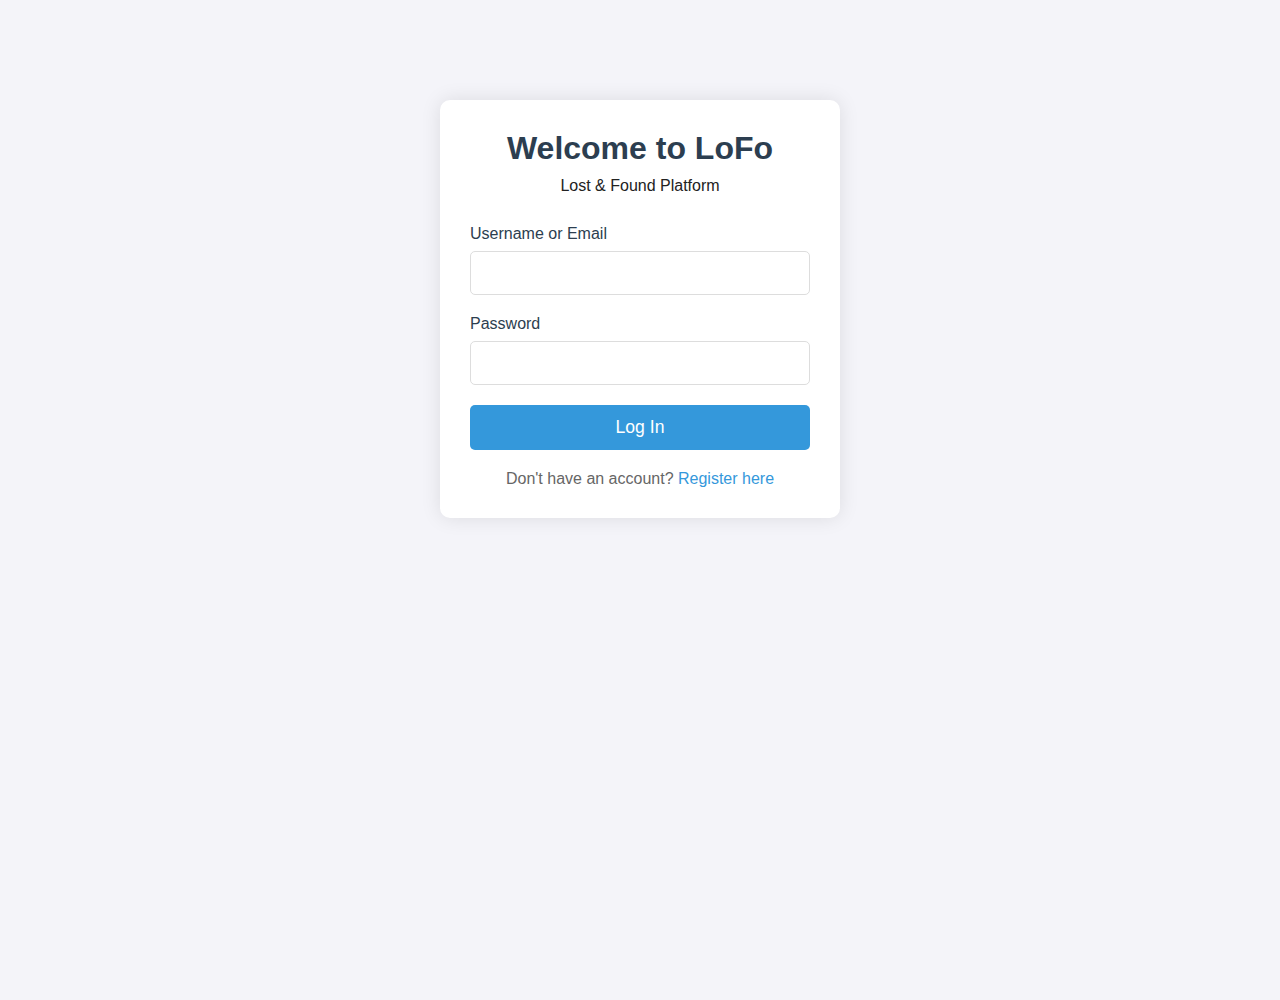
<file: index.html>
<!DOCTYPE html>
<html lang="en">
<head>
    <meta charset="UTF-8">
    <meta name="viewport" content="width=device-width, initial-scale=1.0">
    <title>LoFo - Login</title>
    <link rel="stylesheet" href="css/home.css">
    <link rel="stylesheet" href="https://cdnjs.cloudflare.com/ajax/libs/font-awesome/6.5.2/css/all.min.css"/>
    <style>
        .login-container {
            max-width: 400px;
            margin: 100px auto;
            padding: 30px;
            background: white;
            border-radius: 10px;
            box-shadow: 0 0 20px rgba(0,0,0,0.1);
        }

        .login-header {
            text-align: center;
            margin-bottom: 30px;
        }

        .login-header h1 {
            color: #2c3e50;
            font-size: 2em;
            margin-bottom: 10px;
        }

        .login-form {
            display: flex;
            flex-direction: column;
            gap: 20px;
        }

        .form-group {
            display: flex;
            flex-direction: column;
            gap: 8px;
        }

        .form-group label {
            color: #2c3e50;
            font-weight: 500;
        }

        .form-group input {
            padding: 12px;
            border: 1px solid #ddd;
            border-radius: 5px;
            font-size: 1em;
            transition: border-color 0.3s ease;
        }

        .form-group input:focus {
            border-color: #3498db;
            outline: none;
        }

        .login-btn {
            background: #3498db;
            color: white;
            padding: 12px;
            border: none;
            border-radius: 5px;
            font-size: 1.1em;
            cursor: pointer;
            transition: background 0.3s ease;
        }

        .login-btn:hover {
            background: #2980b9;
        }

        .register-link {
            text-align: center;
            margin-top: 20px;
            color: #666;
        }

        .register-link a {
            color: #3498db;
            text-decoration: none;
        }

        .register-link a:hover {
            text-decoration: underline;
        }

        .error-message {
            background: #ffebee;
            color: #c62828;
            padding: 10px;
            border-radius: 5px;
            margin-bottom: 20px;
            display: none;
        }
    </style>
</head>
<body>
    <div class="login-container">
        <div class="login-header">
            <h1>Welcome to LoFo</h1>
            <p>Lost & Found Platform</p>
        </div>
        <div class="error-message" id="error-message"></div>
        <form class="login-form" id="login-form">
            <div class="form-group">
                <label for="username">Username or Email</label>
                <input type="text" id="username" name="username" required>
            </div>
            <div class="form-group">
                <label for="password">Password</label>
                <input type="password" id="password" name="password" required>
            </div>
            <button type="submit" class="login-btn">Log In</button>
        </form>
        <div class="register-link">
            <p>Don't have an account? <a href="register.html">Register here</a></p>
        </div>
    </div>

    <script>
        document.getElementById('login-form').addEventListener('submit', function(e) {
            e.preventDefault();
            const username = document.getElementById('username').value;
            const password = document.getElementById('password').value;

            // For demonstration, using a simple check
            // In a real application, this should be handled by a server
            if (username === 'demo' && password === 'password') {
                // Store login state
                localStorage.setItem('isLoggedIn', 'true');
                localStorage.setItem('username', username);
                // Redirect to home page
                window.location.href = 'home.html';
            } else {
                const errorMessage = document.getElementById('error-message');
                errorMessage.textContent = 'Invalid username or password';
                errorMessage.style.display = 'block';
            }
        });
    </script>
</body>
</html>
</file>
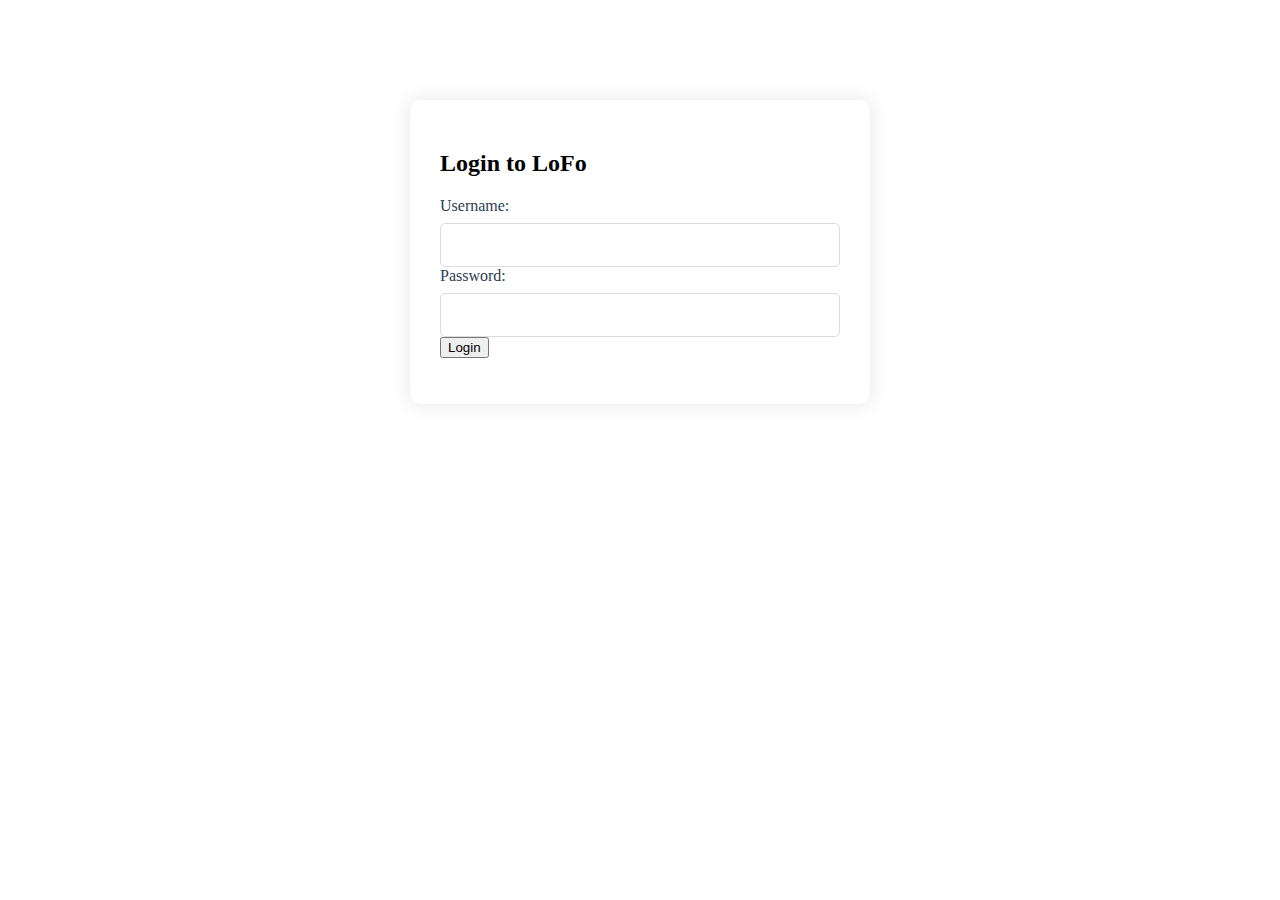
<file: login.html>
<!DOCTYPE html>
<html lang="en">
<head>
    <meta charset="UTF-8" />
    <meta name="viewport" content="width=device-width, initial-scale=1" />
    <title>Login - LoFo</title>
    <link rel="stylesheet" href="css/login.css" />
</head>
<body>
    <section class="login-section">
        <div class="login-container">
            <h2>Login to LoFo</h2>
            <form id="loginForm">
                <div class="form-group">
                    <label for="username">Username:</label>
                    <input type="text" id="username" name="username" required />
                </div>
                <div class="form-group">
                    <label for="password">Password:</label>
                    <input type="password" id="password" name="password" required />
                </div>
                <button type="submit">Login</button>
            </form>
            <p id="errorMsg" style="color: red;"></p>
        </div>
    </section>

    <script>
        const loginForm = document.getElementById('loginForm');
        const errorMsg = document.getElementById('errorMsg');

        loginForm.addEventListener('submit', async (e) => {
            e.preventDefault();
            errorMsg.textContent = '';

            const username = loginForm.username.value.trim();
            const password = loginForm.password.value.trim();

            try {
                const response = await fetch('http://localhost:3000/login', {
                    method: 'POST',
                    headers: { 'Content-Type': 'application/json' },
                    body: JSON.stringify({ username, password }),
                });

                if (!response.ok) {
                    const errorData = await response.json();
                    errorMsg.textContent = errorData.message || 'Login failed';
                    return;
                }

                const user = await response.json();
                // Save user info in localStorage (for demo purposes)
                localStorage.setItem('lofoUser', JSON.stringify(user));

                // Redirect based on role
                if (user.role === 'admin') {
                    window.location.href = 'admin.html';
                } else {
                    window.location.href = 'home.html';
                }
            } catch (error) {
                errorMsg.textContent = 'Error connecting to server';
            }
        });
    </script>
</body>
</html>
</file>
<file: css/login.css>
.login-container {
    max-width: 400px;
    margin: 100px auto;
    padding: 30px;
    background: white;
    border-radius: 10px;
    box-shadow: 0 0 20px rgba(0,0,0,0.1);
}

.login-header {
    text-align: center;
    margin-bottom: 30px;
}

.login-header h1 {
    color: #2c3e50;
    font-size: 2em;
    margin-bottom: 10px;
}

.login-form {
    display: flex;
    flex-direction: column;
    gap: 20px;
}

.form-group {
    display: flex;
    flex-direction: column;
    gap: 8px;
}

.form-group label {
    color: #2c3e50;
    font-weight: 500;
}

.form-group input {
    padding: 12px;
    border: 1px solid #ddd;
    border-radius: 5px;
    font-size: 1em;
    transition: border-color 0.3s ease;
}

.form-group input:focus {
    border-color: #3498db;
    outline: none;
}

.login-btn {
    background: #3498db;
    color: white;
    padding: 12px;
    border: none;
    border-radius: 5px;
    font-size: 1.1em;
    cursor: pointer;
    transition: background 0.3s ease;
}

.login-btn:hover {
    background: #2980b9;
}

.register-link {
    text-align: center;
    margin-top: 20px;
    color: #666;
}

.register-link a {
    color: #3498db;
    text-decoration: none;
}

.register-link a:hover {
    text-decoration: underline;
}

.error-message {
    background: #ffebee;
    color: #c62828;
    padding: 10px;
    border-radius: 5px;
    margin-bottom: 20px;
    display: none;
}
</file>
<file: css/home.css>
/* Reset some default styles */
* {
    margin: 0;
    padding: 0;
    box-sizing: border-box;
}

body {
    font-family: 'Segoe UI', Arial, sans-serif;
    background: #f4f4f9;
    color: #222;
    min-height: 100vh;
}

/* Header Section */
.header {
    background: linear-gradient(rgba(0,0,0,0.5),rgba(0,0,0,0.2)), url('/images/header-bg.jpg') center/cover no-repeat;
    height: 60vh;
    display: flex;
    flex-direction: column;
    justify-content: space-between;
    position: relative;
}

nav {
    display: flex;
    justify-content: flex-end;
    align-items: center;
    padding: 30px 60px 0 60px;
}

.nav-links ul {
    list-style: none;
    display: flex;
    gap: 35px;
}

.nav-links ul li a {
    color: #fff;
    text-decoration: none;
    font-weight: 500;
    font-size: 1.1rem;
    letter-spacing: 1px;
    transition: color 0.2s;
}

.nav-links ul li a:hover {
    color: #b8a1ff;
    text-decoration: underline;
}

.nav-links ul li .logout-btn {
    background: #b8a1ff;
    color: #fff;
    padding: 8px 20px;
    border-radius: 20px;
    transition: all 0.3s ease;
}

.nav-links ul li .logout-btn:hover {
    background: #7c5fe6;
    text-decoration: none;
}

.text-box {
    text-align: center;
    margin-top: 60px;
    color: #fff;
}

.text-box h1 {
    font-size: 2.8rem;
    font-weight: 700;
    margin-bottom: 18px;
    letter-spacing: 2px;
    text-shadow: 0 2px 8px rgba(0,0,0,0.2);
}

.text-box p {
    font-size: 1.2rem;
    margin-bottom: 30px;
    text-shadow: 0 1px 4px rgba(0,0,0,0.15);
}

.hero-btn {
    display: inline-block;
    padding: 12px 32px;
    background: #b8a1ff;
    color: #fff;
    border-radius: 30px;
    font-size: 1.1rem;
    font-weight: 600;
    text-decoration: none;
    box-shadow: 0 2px 8px rgba(0,0,0,0.08);
    transition: background 0.2s, color 0.2s;
}

.hero-btn:hover {
    background: #7c5fe6;
    color: #fff;
}

/* Welcome Message */
.welcome-message {
    color: #fff;
    font-size: 2rem;
    margin-bottom: 30px;
    text-shadow: 0 2px 4px rgba(0,0,0,0.2);
}

/* Search Bar */
.search-container {
    display: flex;
    justify-content: center;
    gap: 10px;
    margin-bottom: 40px;
    max-width: 800px;
    margin-left: auto;
    margin-right: auto;
}

.search-input {
    padding: 12px 20px;
    border: none;
    border-radius: 25px;
    width: 50%;
    font-size: 1rem;
    box-shadow: 0 2px 8px rgba(0,0,0,0.1);
}

.category-select {
    padding: 12px 20px;
    border: none;
    border-radius: 25px;
    background-color: white;
    font-size: 1rem;
    box-shadow: 0 2px 8px rgba(0,0,0,0.1);
}

.search-btn {
    padding: 12px 30px;
    border: none;
    border-radius: 25px;
    background-color: #b8a1ff;
    color: white;
    font-size: 1rem;
    cursor: pointer;
    transition: background-color 0.3s;
    box-shadow: 0 2px 8px rgba(0,0,0,0.1);
}

.search-btn:hover {
    background-color: #7c5fe6;
}

/* Footer Section */
.footer {
    background: #22223b;
    color: #fff;
    padding: 40px 0 0 0;
    margin-top: 60px;
}

.footer .container {
    max-width: 1200px;
    margin: auto;
    padding: 0 30px;
}

.footer .row {
    display: flex;
    flex-wrap: wrap;
    gap: 40px;
    justify-content: space-between;
}

.footer-col {
    flex: 1 1 200px;
    min-width: 180px;
    margin-bottom: 30px;
}

.footer-col h4 {
    font-size: 1.2rem;
    color: #b8a1ff;
    margin-bottom: 18px;
    font-weight: 600;
    letter-spacing: 1px;
}

.footer-col ul {
    list-style: none;
}

.footer-col ul li {
    margin-bottom: 12px;
}

.footer-col ul li a {
    color: #fff;
    text-decoration: none;
    font-size: 1rem;
    transition: color 0.2s;
}

.footer-col ul li a:hover {
    color: #b8a1ff;
    text-decoration: underline;
}

.footer-col .social-links a {
    display: inline-block;
    margin-right: 12px;
    color: #b8a1ff;
    font-size: 1.3rem;
    transition: color 0.2s;
}

.footer-col .social-links a:hover {
    color: #fff;
}

.footer hr {
    border: none;
    border-top: 1px solid #444;
    margin: 30px 0 10px 0;
}

.footer .copyright {
    text-align: center;
    font-size: 1rem;
    color: #b8a1ff;
    padding-bottom: 18px;
}

/* Responsive Design */
@media (max-width: 900px) {
    .footer .row {
        flex-direction: column;
        gap: 0;
    }
    nav {
        padding: 30px 20px 0 20px;
    }
}

@media (max-width: 768px) {
    .search-container {
        flex-direction: column;
        padding: 0 20px;
    }
    
    .search-input,
    .category-select,
    .search-btn {
        width: 100%;
    }
}

@media (max-width: 600px) {
    .header {
        height: 70vh;
    }
    .text-box h1 {
        font-size: 2rem;
    }
    .footer .container {
        padding: 0 10px;
    }
    .footer-col {
        min-width: 140px;
    }
    .welcome-message {
        font-size: 1.5rem;
    }
}
</file>
